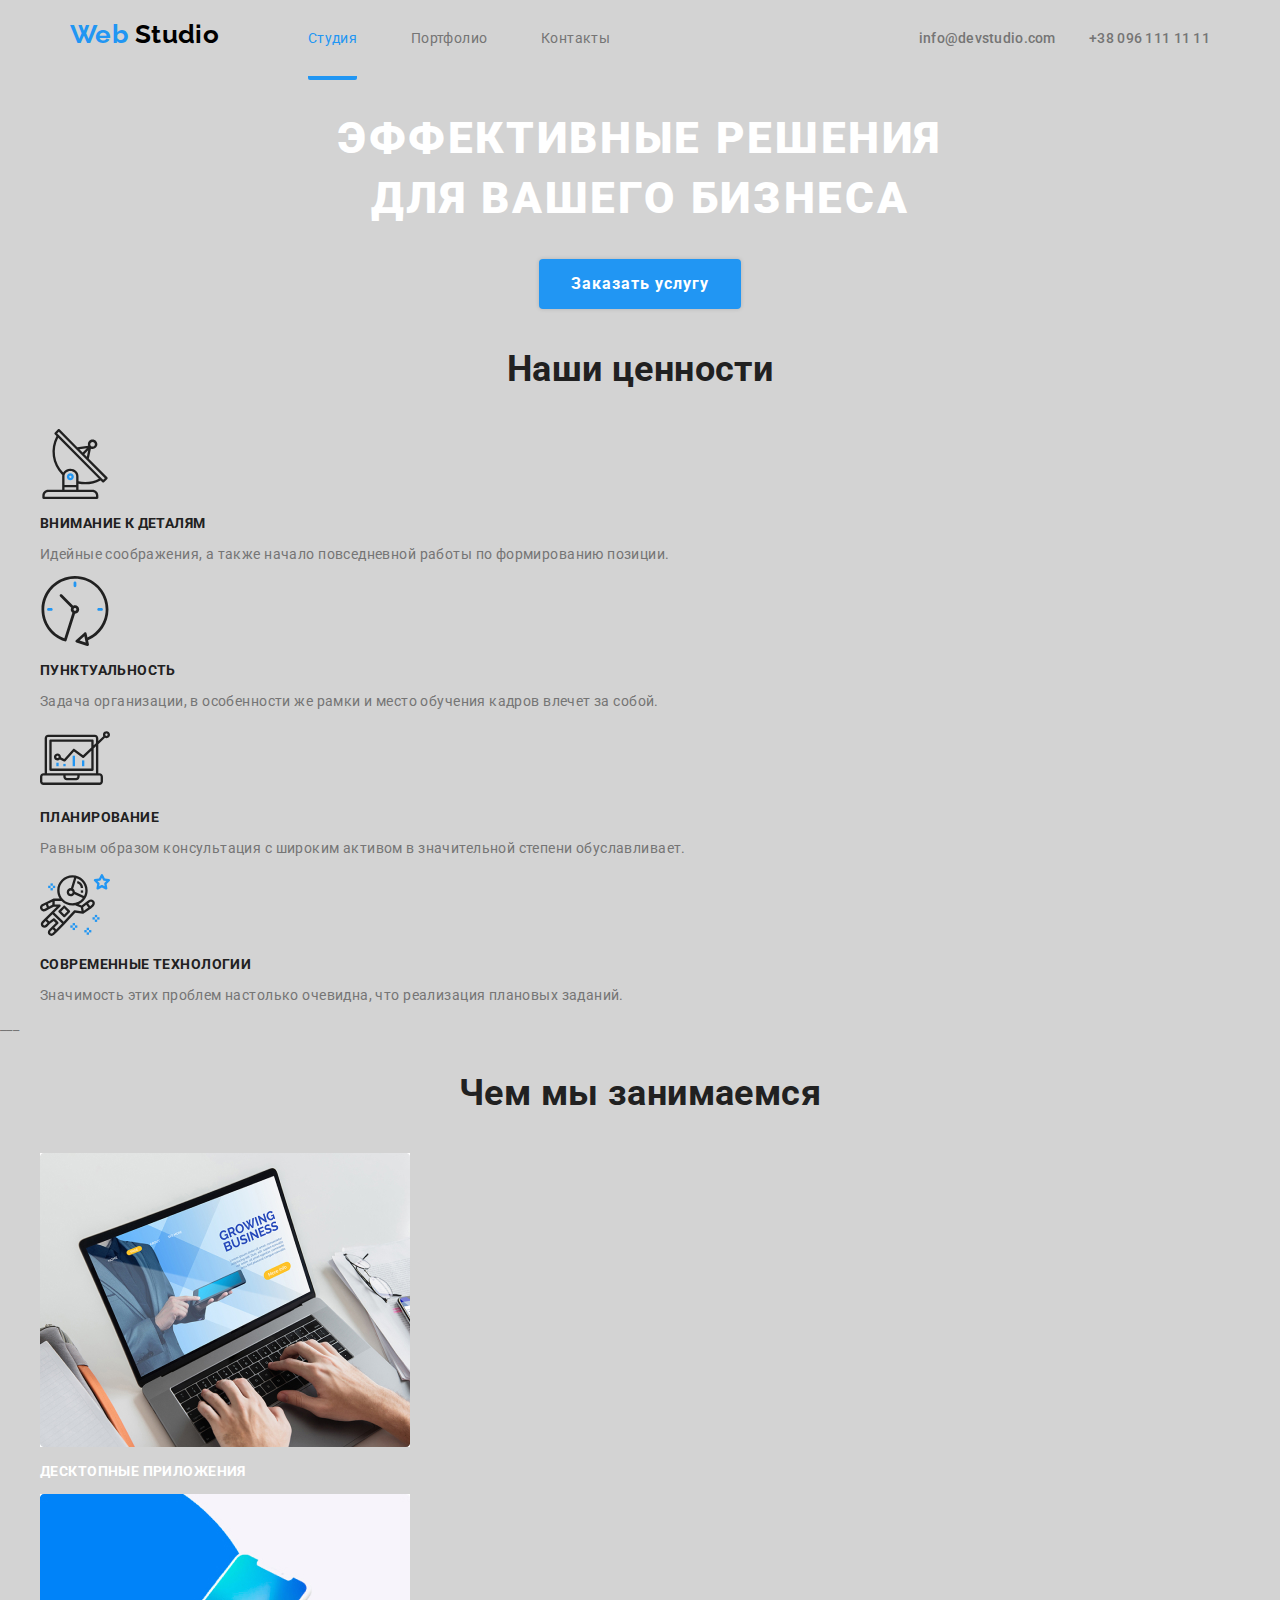
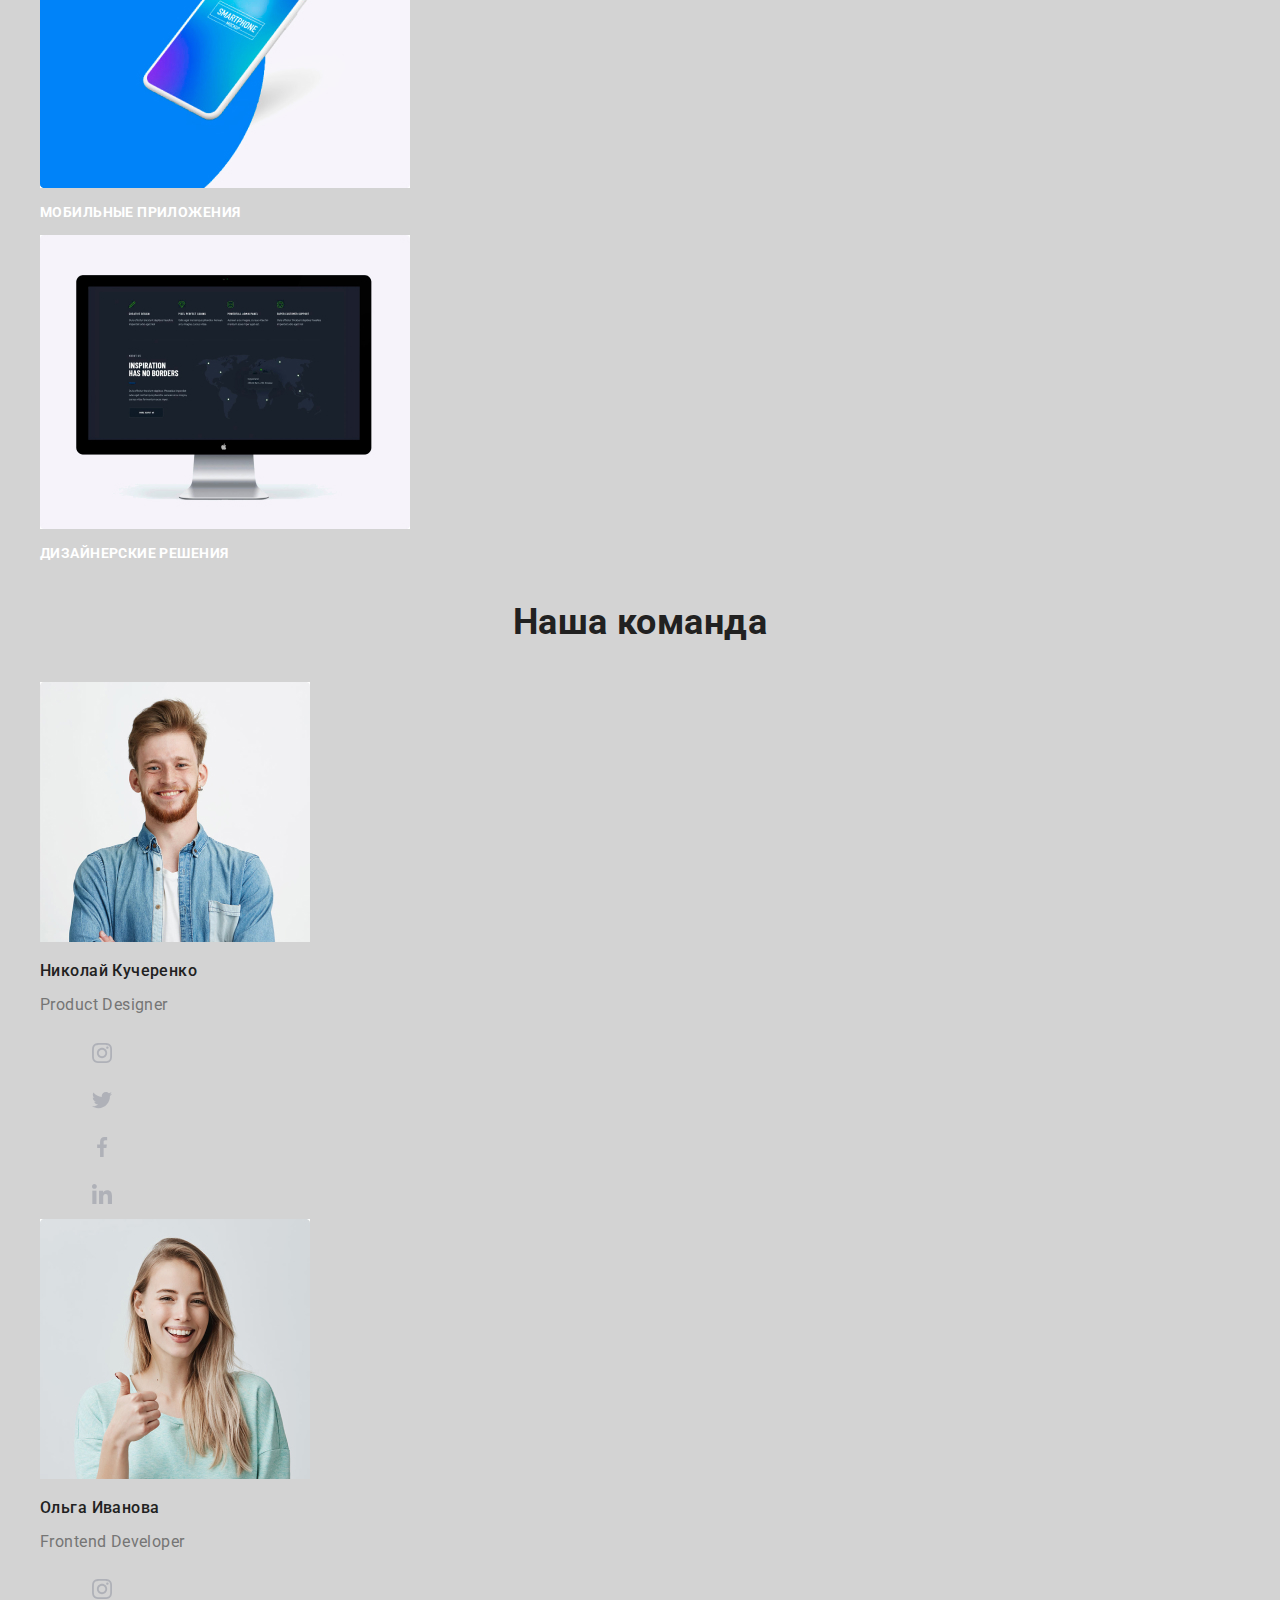
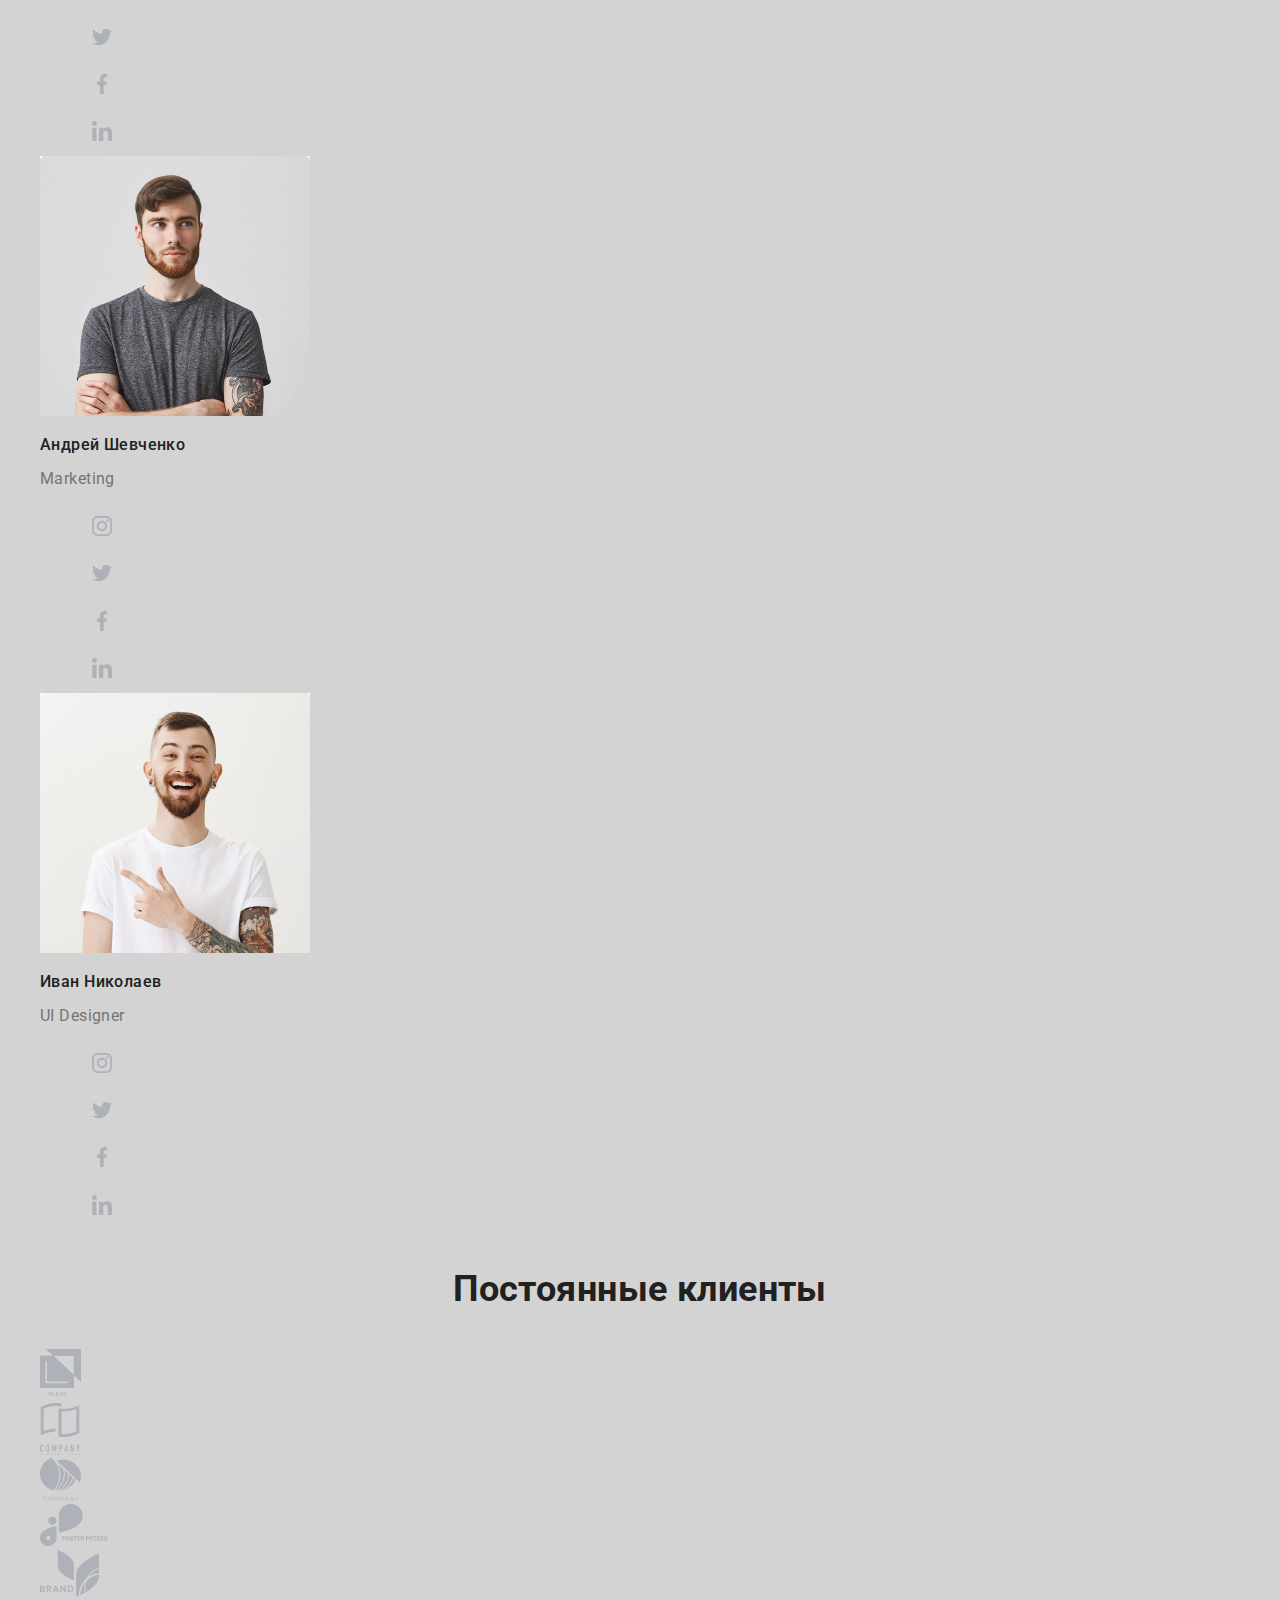
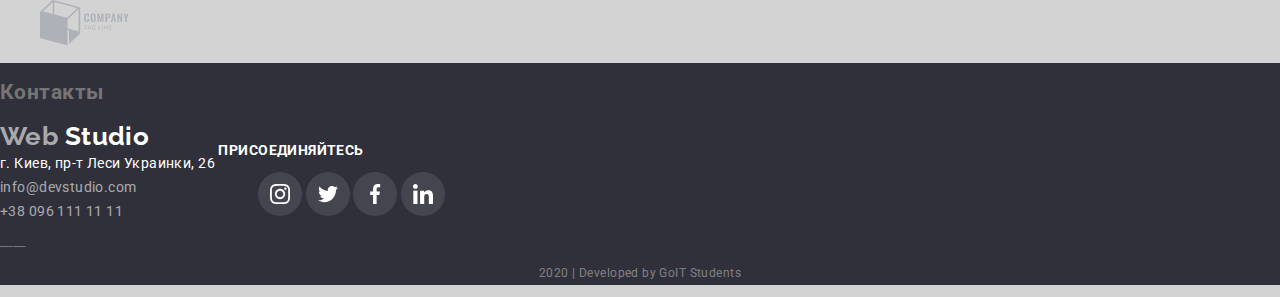
<file: index.html>
<!DOCTYPE html>
<html lang="ru">
  <head>
    <meta charset="UTF-8" />
    <meta name="viewport" content="width=device-width, initial-scale=1.0" />
    <title>Web Studio</title>
    <link
      href="https://fonts.googleapis.com/css2?family=Raleway:wght@400;700&family=Roboto:wght@400;500;700;900&display=swap"
      rel="stylesheet"
    />
    <link rel="stylesheet" href="./css/normalize.css" />
    <link rel="stylesheet" href="./css/styles.css" />
  </head>
  <body>
    <header class="header-main">
      <nav class="nav-main">
        <a href="./index.html" class="logo-header-link">Web <span>Studio</span></a>

        <ul class="nav-menu">
          <li><a href="./index.html" class="now-page">Студия</a></li>
          <li><a href="./portfolio.html">Портфолио</a></li>
          <li><a href="#">Контакты</a></li>
        </ul>

        <ul class="nav-contacts">
          <li>
            <a href="mailto:info@devstudio.com" aria-label="Написать письмо нам"
              >info@devstudio.com</a
            >
          </li>
          <li><a href="tel:+380961111111" aria-label="Позвонить нам">+38 096 111 11 11</a></li>
        </ul>
      </nav>
    </header>

    <main>
      <!-- Секция заказа. Главный блок -->
      <section class="section-hero">
        <h1>
          эффективные решения <br />
          для вашего бизнеса
        </h1>
        <a href="#">Заказать услугу</a>
      </section>

      <!-- Ценности. Скилы -->
      <section class="section-skills">
        <!-- Скрыть -->
        <h2>Наши ценности</h2>
        <ul>
          <li>
            <img src="./images/antenna-1.svg" alt="Внимание к деталям" />
            <h3>Внимание к деталям</h3>
            <p>Идейные соображения, а также начало повседневной работы по формированию позиции.</p>
          </li>
          <li>
            <img src="./images/clock-1.svg" alt="Пунктуальность" />
            <h3>Пунктуальность</h3>
            <p>
              Задача организации, в особенности же рамки и место обучения кадров влечет за собой.
            </p>
          </li>
          <li>
            <img src="./images/diagram-1.svg" alt="Планирование" />
            <h3>Планирование</h3>
            <p>
              Равным образом консультация с широким активом в значительной степени обуславливает.
            </p>
          </li>
          <li>
            <img src="./images/astronaut-1.svg" alt="Современные технологии" />
            <h3>Современные технологии</h3>
            <p>Значимость этих проблем настолько очевидна, что реализация плановых заданий.</p>
          </li>
        </ul>
      </section>

      <!--Горизонтальная линия-->
      <div>___</div>

      <!-- Что делают -->
      <section class="section-what-do">
        <h2>Чем мы занимаемся</h2>
        <ul>
          <li>
            <a href="#">
              <img src="./images/desktop.jpg" alt="Десктопные приложения" width="370px" />
              <h3>Десктопные приложения</h3>
            </a>
          </li>
          <li>
            <a href="#">
              <img src="./images/mobile.jpg" alt="Мобильные приложения" width="370px" />
              <h3>Мобильные приложения</h3>
            </a>
          </li>
          <li>
            <a href="#">
              <img src="./images/desing.jpg" alt="Дизайнерские решения" width="370px" />
              <h3>Дизайнерские решения</h3>
            </a>
          </li>
        </ul>
      </section>

      <!-- Команда. Сотрудники -->
      <section class="section-team">
        <h2>Наша команда</h2>
        <ul>
          <li>
            <img src="./images/john.jpg" alt="Николай Кучеренко фото" width="270px" />
            <h3>Николай Кучеренко</h3>
            <p>Product Designer</p>
            <ul>
              <li>
                <a href="#"><img src="./images/instagram.svg" alt="instagram link" /></a>
              </li>
              <li>
                <a href="#"><img src="./images/twitter.svg" alt="twitter link" /></a>
              </li>
              <li>
                <a href="#"><img src="./images/facebook.svg" alt="facebook link" /></a>
              </li>
              <li>
                <a href="#"><img src="./images/linkedin.svg" alt="linkedin link" /></a>
              </li>
            </ul>
          </li>
          <li>
            <img src="./images/marta.jpg" alt="Ольга Иванова фото" width="270px" />
            <h3>Ольга Иванова</h3>
            <p>Frontend Developer</p>
            <ul>
              <li>
                <a href="#"><img src="./images/instagram.svg" alt="instagram link" /></a>
              </li>
              <li>
                <a href="#"><img src="./images/twitter.svg" alt="twitter link" /></a>
              </li>
              <li>
                <a href="#"><img src="./images/facebook.svg" alt="facebook link" /></a>
              </li>
              <li>
                <a href="#"><img src="./images/linkedin.svg" alt="linkedin link" /></a>
              </li>
            </ul>
          </li>
          <li>
            <img src="./images/robert.jpg" alt="Андрей Шевченко фото" width="270px" />
            <h3>Андрей Шевченко</h3>
            <p>Marketing</p>
            <ul>
              <li>
                <a href="#"><img src="./images/instagram.svg" alt="instagram link" /></a>
              </li>
              <li>
                <a href="#"><img src="./images/twitter.svg" alt="twitter link" /></a>
              </li>
              <li>
                <a href="#"><img src="./images/facebook.svg" alt="facebook link" /></a>
              </li>
              <li>
                <a href="#"><img src="./images/linkedin.svg" alt="linkedin link" /></a>
              </li>
            </ul>
          </li>
          <li>
            <img src="./images/martin.jpg" alt="Иван Николаев фото" width="270px" />
            <h3>Иван Николаев</h3>
            <p>UI Designer</p>
            <ul>
              <li>
                <a href="#"><img src="./images/instagram.svg" alt="instagram link" /></a>
              </li>
              <li>
                <a href="#"><img src="./images/twitter.svg" alt="twitter link" /></a>
              </li>
              <li>
                <a href="#"><img src="./images/facebook.svg" alt="facebook link" /></a>
              </li>
              <li>
                <a href="#"><img src="./images/linkedin.svg" alt="linkedin link" /></a>
              </li>
            </ul>
          </li>
        </ul>
      </section>

      <!-- Клиенты -->
      <section class="section-partners">
        <h2>Постоянные клиенты</h2>
        <ul>
          <li>
            <a href="#" aria-label="Ссылка на сайт Компании-1"
              ><img src="./images/logo-1.png" alt="Компания 1"
            /></a>
          </li>
          <li>
            <a href="#" aria-label="Ссылка на сайт Компании-2"
              ><img src="./images/logo-2.png" alt="Компания 2"
            /></a>
          </li>
          <li>
            <a href="#" aria-label="Ссылка на сайт Компании-3"
              ><img src="./images/logo-3.png" alt="Компания 3"
            /></a>
          </li>
          <li>
            <a href="#" aria-label="Ссылка на сайт Компании-4"
              ><img src="./images/logo-4.png" alt="Компания 4"
            /></a>
          </li>
          <li>
            <a href="#" aria-label="Ссылка на сайт Компании-5"
              ><img src="./images/logo-5.png" alt="Компания 5"
            /></a>
          </li>
          <li>
            <a href="#" aria-label="Ссылка на сайт Компании-6"
              ><img src="./images/logo-6.png" alt="Компания 6"
            /></a>
          </li>
        </ul>
      </section>
    </main>

    <!-- Footer -->
    <footer class="footer-styles">
      <!-- Contacts -->

      <section class="footer-section-contacts">
        <h2>Контакты</h2>
        <a href="/" class="logo-footer-link">Web <span>Studio</span></a>
        <address>
          <p>г. Киев, пр-т Леси Украинки, 26</p>
          <ul class="footer-contacts">
            <li><a href="mailto:info@devstudio.com">info@devstudio.com</a></li>
            <li><a href="tel:+380961111111">+38 096 111 11 11</a></li>
          </ul>
        </address>
      </section>

      <!-- Follow me -->
      <section class="footer-section-follow-me">
        <b>присоединяйтесь</b>
        <ul>
          <li>
            <a href="#" aria-label="Ссылка на Instagram"
              ><img src="./images/instagram-foo.svg" alt="Ссылка на instagram"
            /></a>
          </li>
          <li>
            <a href="#" aria-label="Ссылка на Twitter"
              ><img src="./images/twitter-foo.svg" alt="Ссылка на twitter"
            /></a>
          </li>
          <li>
            <a href="#" aria-label="Ссылка на Facebook"
              ><img src="./images/facebook-foo.svg" alt="Ссылка на facebook"
            /></a>
          </li>
          <li>
            <a href="#" aria-label="Ссылка на LinkedIn"
              ><img src="./images/linkedin-foo.svg" alt="Ссылка на linkedin"
            /></a>
          </li>
        </ul>
      </section>
      <!-- Copyright -->
      <div>____</div>
      <section class="footer-section-copyright">
        <p>2020 | Developed by GoIT Students</p>
      </section>
    </footer>
  </body>
</html>
</file>
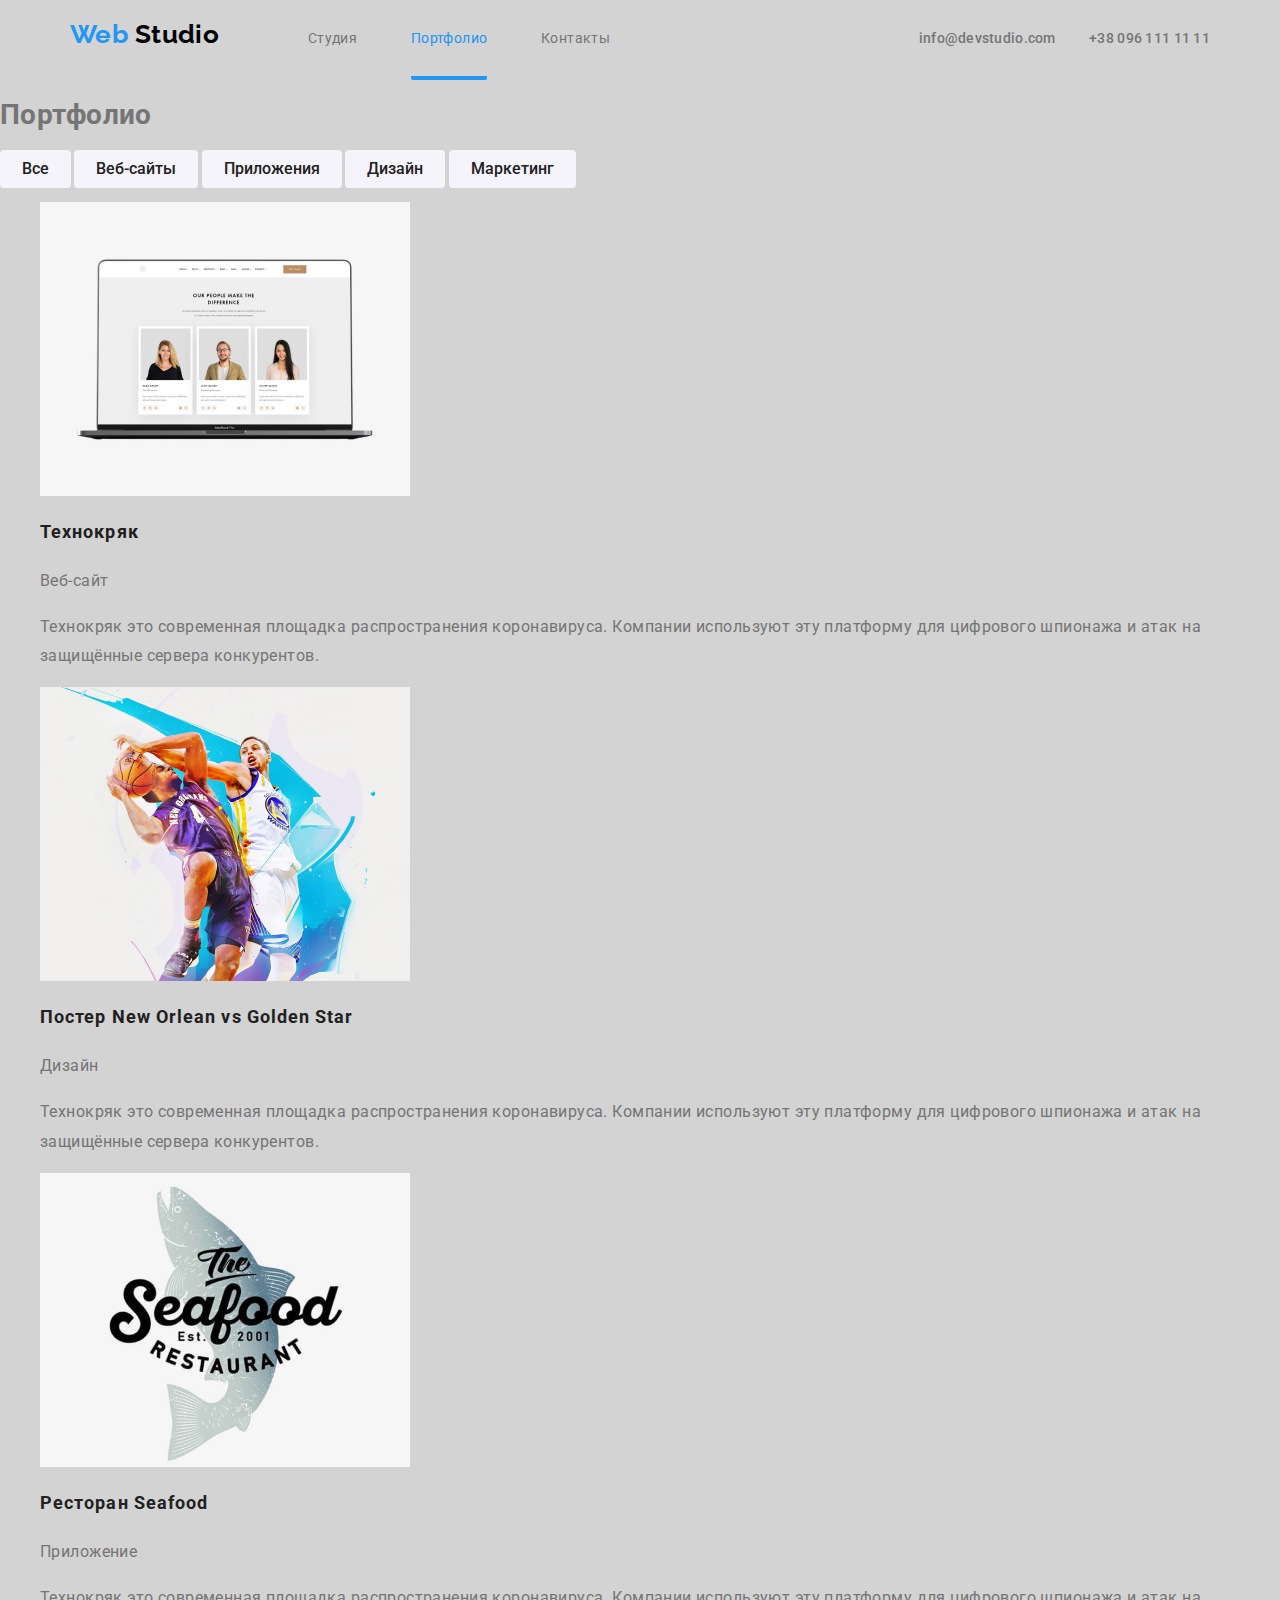
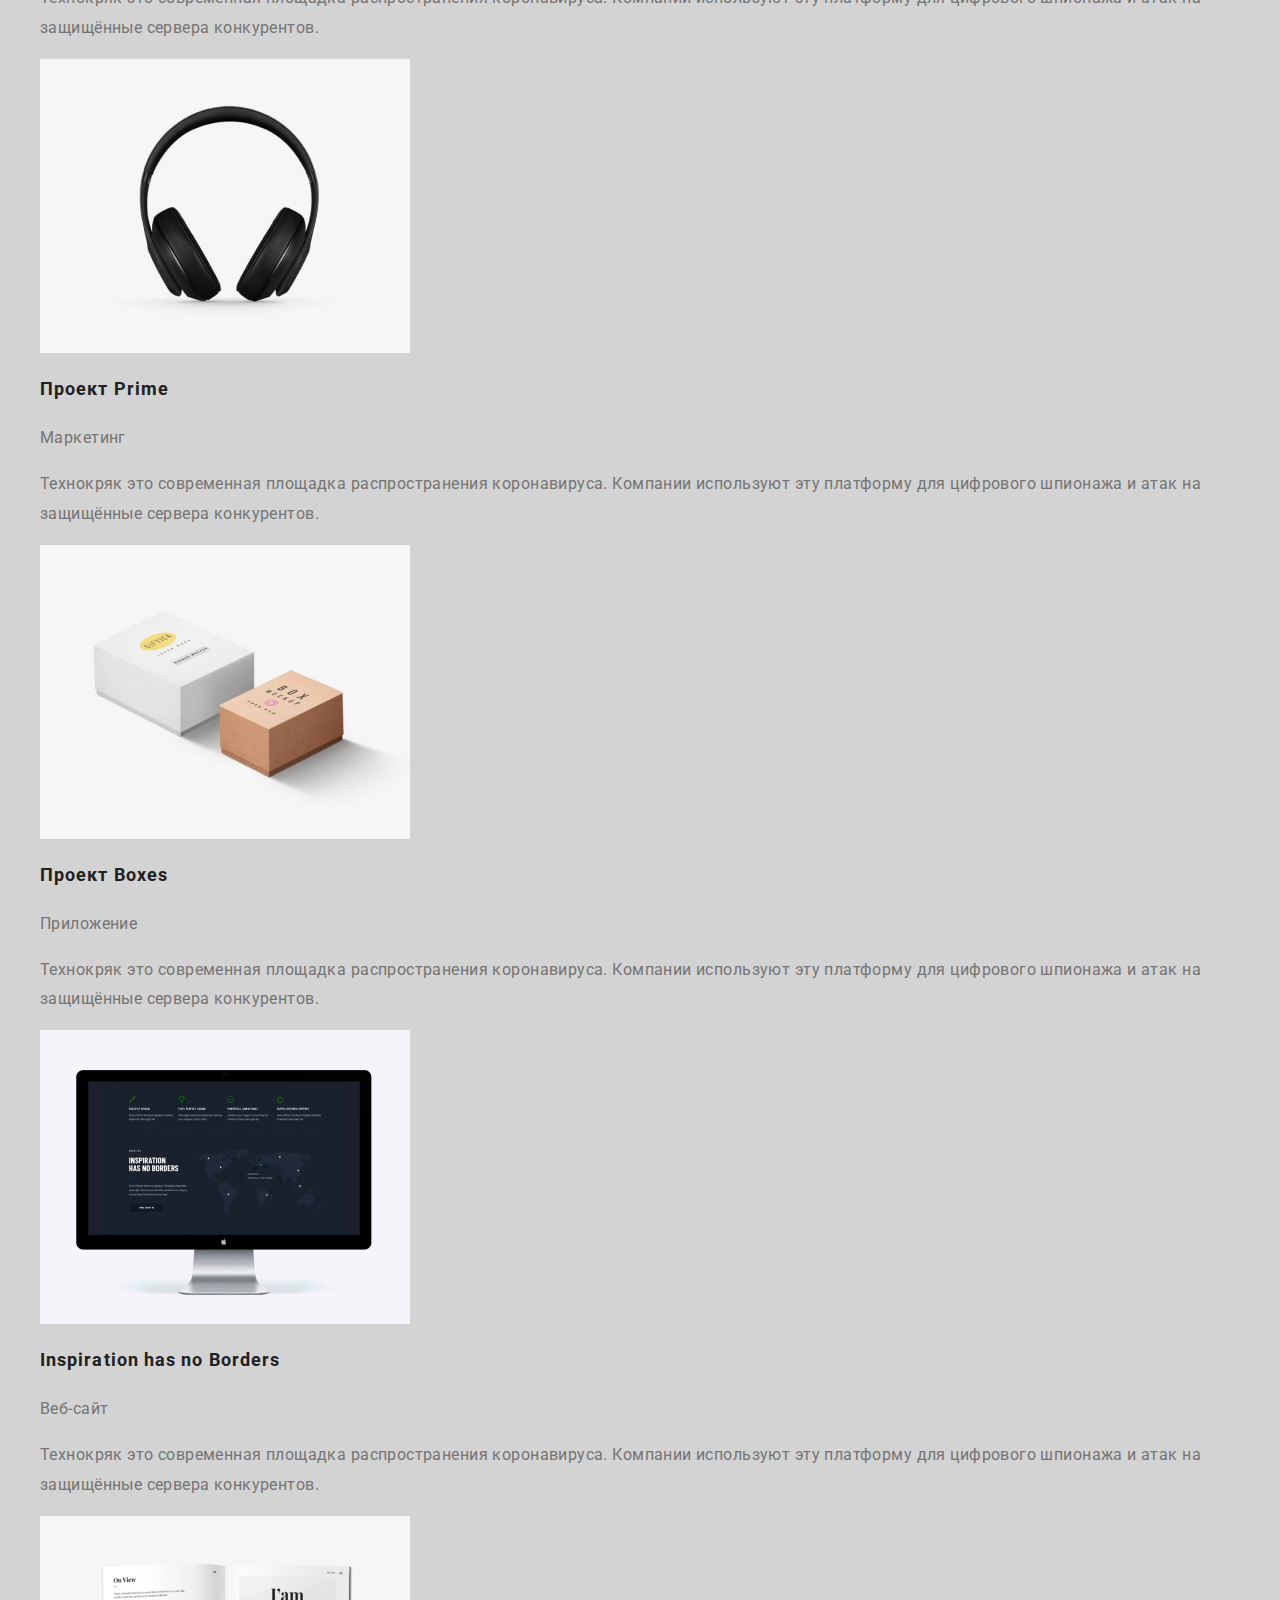
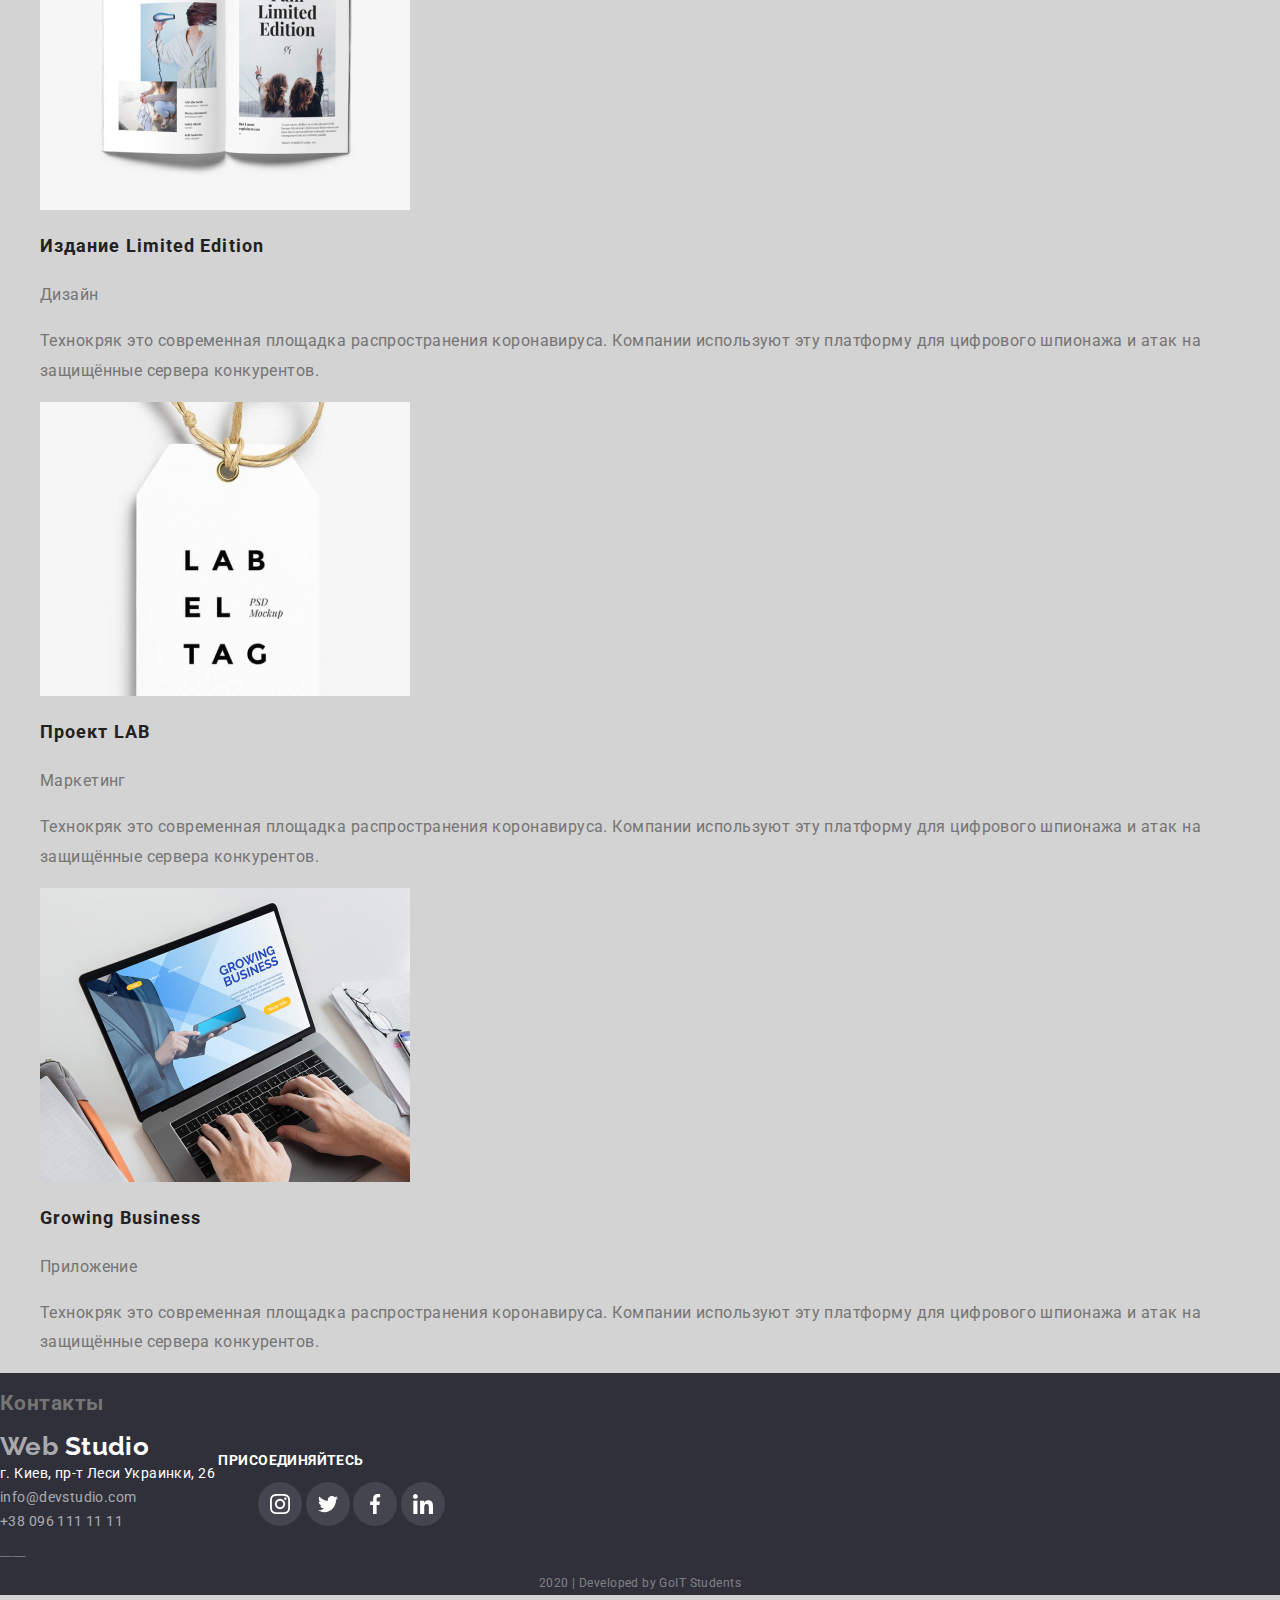
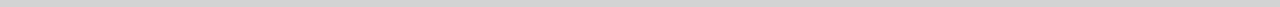
<file: portfolio.html>
<!DOCTYPE html>
<html lang="ru">
  <head>
    <meta charset="UTF-8" />
    <meta name="viewport" content="width=device-width, initial-scale=1.0" />
    <title>Web Studio::Portfolio</title>
    <link
      href="https://fonts.googleapis.com/css2?family=Raleway:wght@400;700&family=Roboto:wght@400;500;700;900&display=swap"
      rel="stylesheet"
    />
    <link rel="stylesheet" href="./css/normalize.css" />
    <link rel="stylesheet" href="./css/styles.css" />
  </head>

  <body>
    <header class="header-main">
      <nav class="nav-main">
        <a href="./index.html" class="logo-header-link">Web <span>Studio</span></a>

        <ul class="nav-menu">
          <li><a href="./index.html">Студия</a></li>
          <li><a href="./portfolio.html" class="now-page">Портфолио</a></li>
          <li><a href="#">Контакты</a></li>
        </ul>

        <ul class="nav-contacts">
          <li>
            <a href="mailto:info@devstudio.com" aria-label="Написать письмо нам"
              >info@devstudio.com</a
            >
          </li>
          <li><a href="tel:+380961111111" aria-label="Позвонить нам">+38 096 111 11 11</a></li>
        </ul>
      </nav>
    </header>

    <main>
      <section>
        <h1>Портфолио</h1>
        <div>
          <button type="button" class="footer-button">Все</button>
          <button type="button" class="footer-button">Веб-сайты</button>
          <button type="button" class="footer-button">Приложения</button>
          <button type="button" class="footer-button">Дизайн</button>
          <button type="button" class="footer-button">Маркетинг</button>
        </div>
        <ul class="portfolio-list">
          <li>
            <a href="#">
              <img src="./images/portfolio/img-1.jpg" alt="Изображение 1" />
              <h2>Технокряк</h2>
              <p>Веб-сайт</p>
              <p>
                Технокряк это современная площадка распространения коронавируса. Компании используют
                эту платформу для цифрового шпионажа и атак на защищённые сервера конкурентов.
              </p>
            </a>
          </li>
          <li>
            <a href="#">
              <img src="./images/portfolio/img-2.jpg" alt="Изображение 2" />
              <h2>Постер New Orlean vs Golden Star</h2>
              <p>Дизайн</p>
              <p>
                Технокряк это современная площадка распространения коронавируса. Компании используют
                эту платформу для цифрового шпионажа и атак на защищённые сервера конкурентов.
              </p>
            </a>
          </li>
          <li>
            <a href="#">
              <img src="./images/portfolio/img-3.jpg" alt="Изображение 3" />
              <h2>Ресторан Seafood</h2>
              <p>Приложение</p>
              <p>
                Технокряк это современная площадка распространения коронавируса. Компании используют
                эту платформу для цифрового шпионажа и атак на защищённые сервера конкурентов.
              </p>
            </a>
          </li>
          <li>
            <a href="#">
              <img src="./images/portfolio/img-4.jpg" alt="Изображение 4" />
              <h2>Проект Prime</h2>
              <p>Маркетинг</p>
              <p>
                Технокряк это современная площадка распространения коронавируса. Компании используют
                эту платформу для цифрового шпионажа и атак на защищённые сервера конкурентов.
              </p>
            </a>
          </li>
          <li>
            <a href="#">
              <img src="./images/portfolio/img-5.jpg" alt="Изображение 5" />
              <h2>Проект Boxes</h2>
              <p>Приложение</p>
              <p>
                Технокряк это современная площадка распространения коронавируса. Компании используют
                эту платформу для цифрового шпионажа и атак на защищённые сервера конкурентов.
              </p>
            </a>
          </li>
          <li>
            <a href="#">
              <img src="./images/portfolio/img-6.jpg" alt="Изображение 6" />
              <h2>Inspiration has no Borders</h2>
              <p>Веб-сайт</p>
              <p>
                Технокряк это современная площадка распространения коронавируса. Компании используют
                эту платформу для цифрового шпионажа и атак на защищённые сервера конкурентов.
              </p>
            </a>
          </li>
          <li>
            <a href="#">
              <img src="./images/portfolio/img-7.jpg" alt="Изображение 7" />
              <h2>Издание Limited Edition</h2>
              <p>Дизайн</p>
              <p>
                Технокряк это современная площадка распространения коронавируса. Компании используют
                эту платформу для цифрового шпионажа и атак на защищённые сервера конкурентов.
              </p>
            </a>
          </li>
          <li>
            <a href="#">
              <img src="./images/portfolio/img-8.jpg" alt="Изображение 8" />
              <h2>Проект LAB</h2>
              <p>Маркетинг</p>
              <p>
                Технокряк это современная площадка распространения коронавируса. Компании используют
                эту платформу для цифрового шпионажа и атак на защищённые сервера конкурентов.
              </p>
            </a>
          </li>
          <li>
            <a href="#">
              <img src="./images/portfolio/img-9.jpg" alt="Изображение 9" />
              <h2>Growing Business</h2>
              <p>Приложение</p>
              <p>
                Технокряк это современная площадка распространения коронавируса. Компании используют
                эту платформу для цифрового шпионажа и атак на защищённые сервера конкурентов.
              </p>
            </a>
          </li>
        </ul>
      </section>
    </main>

    <!-- Footer -->
    <footer class="footer-styles">
      <!-- Contacts -->

      <section class="footer-section-contacts">
        <h2>Контакты</h2>
        <a href="/" class="logo-footer-link">Web <span>Studio</span></a>
        <address>
          <p>г. Киев, пр-т Леси Украинки, 26</p>
          <ul class="footer-contacts">
            <li><a href="mailto:info@devstudio.com">info@devstudio.com</a></li>
            <li><a href="tel:+380961111111">+38 096 111 11 11</a></li>
          </ul>
        </address>
      </section>

      <!-- Follow me -->
      <section class="footer-section-follow-me">
        <b>присоединяйтесь</b>
        <ul>
          <li>
            <a href="#" aria-label="Ссылка на Instagram"
              ><img src="./images/instagram-foo.svg" alt="Ссылка на instagram"
            /></a>
          </li>
          <li>
            <a href="#" aria-label="Ссылка на Twitter"
              ><img src="./images/twitter-foo.svg" alt="Ссылка на twitter"
            /></a>
          </li>
          <li>
            <a href="#" aria-label="Ссылка на Facebook"
              ><img src="./images/facebook-foo.svg" alt="Ссылка на facebook"
            /></a>
          </li>
          <li>
            <a href="#" aria-label="Ссылка на LinkedIn"
              ><img src="./images/linkedin-foo.svg" alt="Ссылка на linkedin"
            /></a>
          </li>
        </ul>
      </section>
      <!-- Copyright -->
      <div>____</div>
      <section class="footer-section-copyright">
        <p>2020 | Developed by GoIT Students</p>
      </section>
    </footer>
  </body>
</html>
</file>
<file: css/styles.css>
:root {
  --bg-main: lightgrey;
  --heads-color-text: #212121;
  --main-color-text: #757575;
  --actual-color-text: #2196f3;
  --white-index: #ffffff;
  --letter-spacing-main: 00.03em;
  --footer-bg-color: #2f303a;
}
html {
  box-sizing: border-box;
}
*,
*::before,
*::after {
  box-sizing: inherit;
}
body {
  font-family: 'Roboto', sans-serif;
  color: var(--main-color-text);
  background-color: var(--bg-main);
  font-size: 14px;
  letter-spacing: var(--letter-spacing-main);
}
a {
  text-decoration: none;
  color: var(--main-color-text);
}
a:visited {
  color: var(--main-color-text);
}
ul {
  list-style: none;
}
/* Main Header */
.header-main a {
  display: inline-block;
}
.nav-main {
  text-align: center;
}
.logo-header-link {
  margin-right: 85px;
  font-family: 'Raleway', sans-serif;
  font-weight: 700;
  font-size: 26px;
  color: var(--actual-color-text);
}
.logo-header-link span {
  color: black;
}
a:visited.logo-header-link {
  color: var(--actual-color-text);
}
.nav-menu,
.nav-menu > li {
  display: inline-block;
  line-height: 76px;
  margin: 0;
  padding: 0;
}
.nav-menu > li {
  margin-right: 50px;
}
.nav-menu > a {
  color: #212121;
  font-weight: 500;
  letter-spacing: 0.02em;
  border-bottom: 4px solid transparent;
}
.nav-menu a:hover,
.nav-menu a:focus,
.now-page {
  outline-width: 0px;
  border-bottom: 4px solid var(--actual-color-text);
  border-radius: 2px;
  color: var(--actual-color-text);
}

.nav-contacts,
.nav-contacts > li {
  display: inline-block;
  margin: 0;
  padding: 0;
}
.nav-contacts a {
  color: inherit;
  font-weight: 500;
  letter-spacing: 0.02em;
}
.nav-contacts a:hover,
.nav-contacts a:focus {
  color: var(--actual-color-text);
}
.nav-contacts {
  margin-left: 225px;
}
.nav-contacts > li {
  margin-left: 30px;
}
/* Hero */
.section-hero {
  text-align: center;
}
.section-hero a {
  display: inline-block;
  padding: 10px 32px;
  background-color: var(--actual-color-text);
  border-radius: 4px;
  box-shadow: 0 0 4px rgba(0, 0, 0, 0.15);
  font-size: 16px;
  font-weight: 700;
  line-height: 1.88;
  letter-spacing: 0.06em;
  color: var(--white-index);
}
/* Heads */
.section-hero h1 {
  font-weight: 900;
  font-size: 44px;
  text-transform: uppercase;
  letter-spacing: 0.06em;
  color: var(--white-index);
  line-height: 1.36;
}
.section-skills h2,
.section-what-do h2,
.section-team h2,
.section-partners h2,
.section-contacts h2 {
  text-align: center;
  font-size: 36px;
  line-height: 1.67;
  font-weight: 700;
  color: var(--heads-color-text);
}
.section-skills h3,
.section-what-do h3 {
  font-size: 14px;
  text-transform: uppercase;
  color: var(--heads-color-text);
  font-weight: 700;
  line-height: 1.14;
}
.section-what-do h3 {
  color: var(--white-index);
}
.section-team h3 {
  font-size: 16px;
  font-weight: 500;
  line-height: 1.19;
  color: var(--heads-color-text);
}
.section-team p {
  font-size: 16px;
}
/* Footer */
.footer-styles {
  background-color: var(--footer-bg-color);
}
.logo-footer-link {
  font-family: 'Raleway', sans-serif;
  font-weight: 700;
  font-size: 26px;
  color: var(--actual-color-text);
}
.logo-footer-link span {
  color: var(--white-index);
}
a:visited.logo-footer-link {
  color: var(--actual-color-text);
}
.footer-section-contacts ul {
  margin: 0;
  padding: 0;
}
.footer-section-contacts address {
  font-style: normal;
  line-height: 1.71;
}
.footer-section-contacts p {
  margin: 0;
  color: var(--white-index);
}

.footer-section-contacts a {
  color: rgba(255, 255, 255, 0.6);
}
.footer-section-follow-me b {
  text-transform: uppercase;
  color: var(--white-index);
}
.footer-section-contacts,
.footer-section-follow-me,
.footer-section-follow-me li {
  display: inline-block;
}
.footer-section-copyright {
  font-size: 12px;
  line-height: 2;
  text-align: center;
  color: rgba(255, 255, 255, 0.4);
}

/* Portfolio */
.portfolio-list h2 {
  font-weight: 700;
  font-size: 18px;
  line-height: 2;
  letter-spacing: 0.06em;
  color: var(--heads-color-text);
}
.portfolio-list p {
  font-size: 16px;
  line-height: 1.87;
  color: #757575;
}
.footer-button {
  padding: 6px 22px;
  background-color: #f5f4fa;
  border-radius: 4px;
  font-weight: 500;
  font-size: 16px;
  line-height: 1.62;
  text-align: center;
  color: var(--heads-color-text);
  border: none;
}
.footer-button:hover,
.footer-button:focus {
  outline-width: 0;
  background-color: var(--actual-color-text);
  color: var(--white-index);
}
</file>
